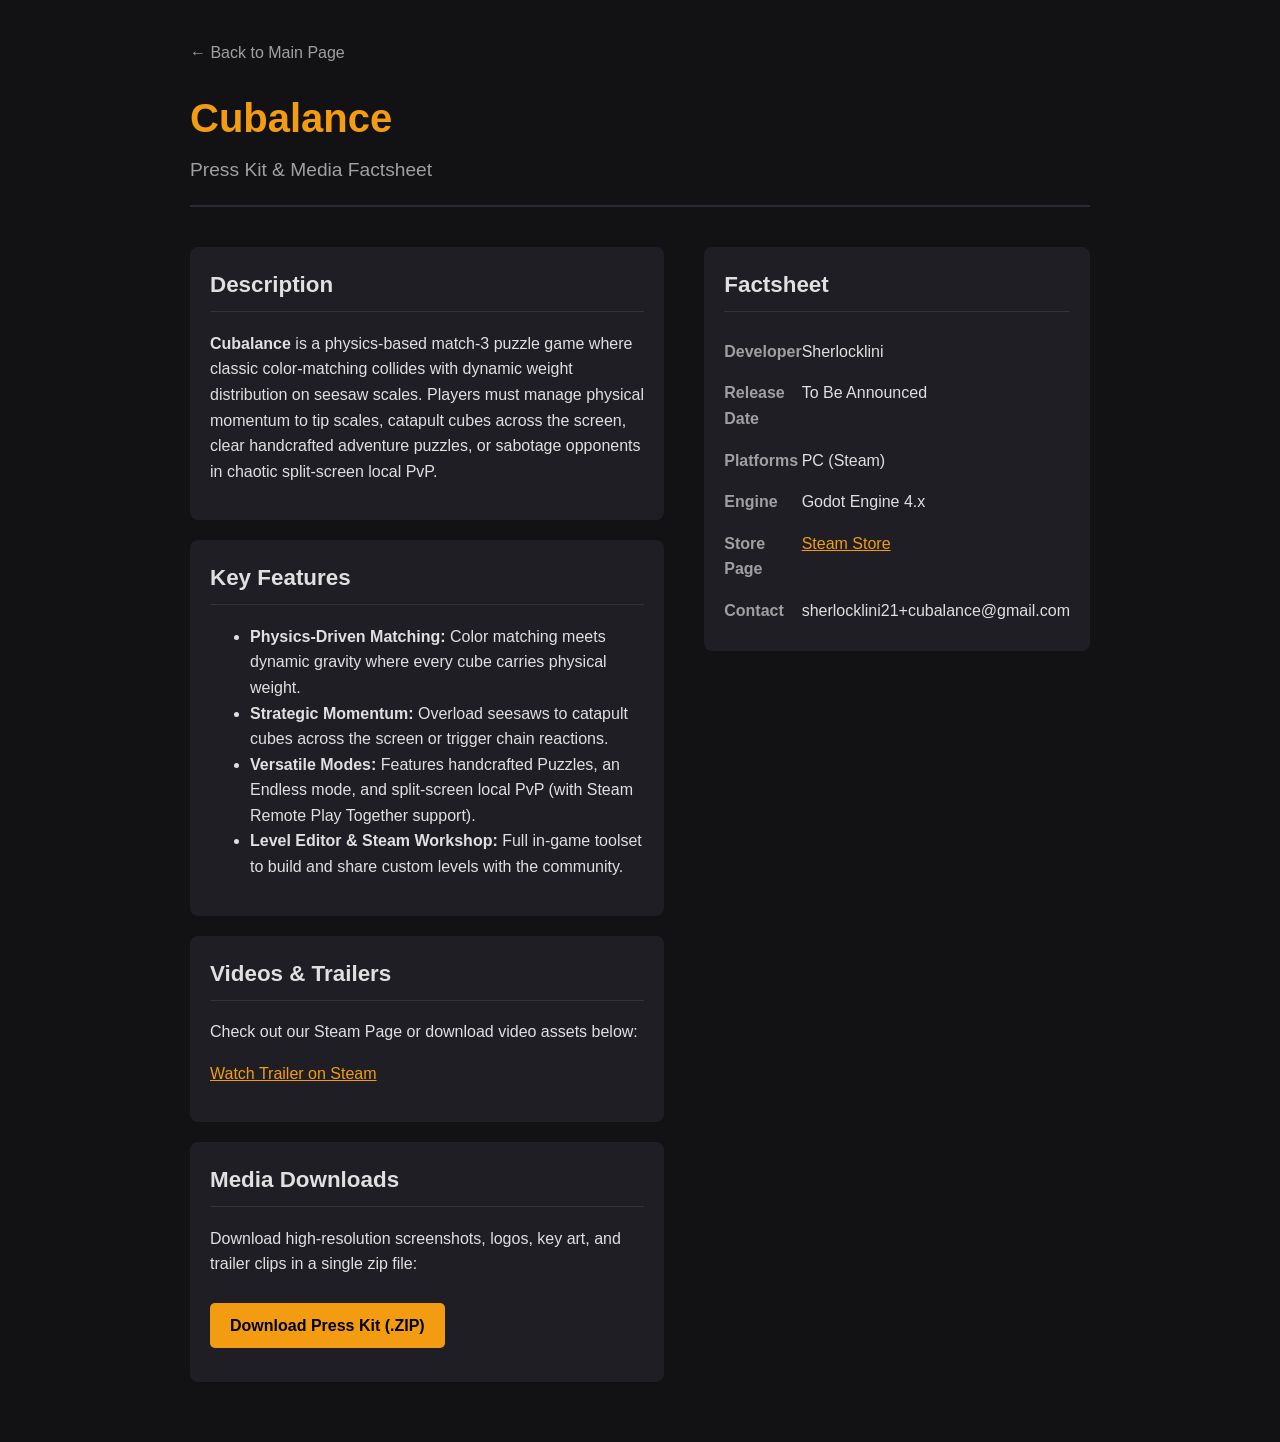
<file: press.html>
<!DOCTYPE html>
<html lang="en">
<head>
    <meta charset="UTF-8">
    <meta name="viewport" content="width=device-width, initial-scale=1.0">
    <title>Cubalance - Press Kit</title>
    <style>
        :root {
            --bg-color: #121214;
            --card-bg: #1e1e24;
            --accent-color: #f39c12;
            --text-color: #e0e0e0;
            --text-muted: #a0a0a0;
        }

        body {
            font-family: -apple-system, BlinkMacSystemFont, "Segoe UI", Roboto, Helvetica, Arial, sans-serif;
            background-color: var(--bg-color);
            color: var(--text-color);
            margin: 0;
            padding: 0;
            line-height: 1.6;
        }

        .container {
            max-width: 900px;
            margin: 0 auto;
            padding: 40px 20px;
        }

        header {
            border-bottom: 2px solid #2a2a32;
            padding-bottom: 20px;
            margin-bottom: 40px;
        }

        h1 {
            font-size: 2.5rem;
            margin: 0;
            color: var(--accent-color);
        }

        .subtitle {
            font-size: 1.2rem;
            color: var(--text-muted);
            margin-top: 5px;
        }

        .grid {
            display: grid;
            grid-template-columns: 2fr 1fr;
            gap: 40px;
        }

        @media (max-width: 768px) {
            .grid {
                grid-template-columns: 1fr;
            }
        }

        .card {
            background-color: var(--card-bg);
            padding: 20px;
            border-radius: 8px;
            margin-bottom: 20px;
        }

        h2 {
            font-size: 1.4rem;
            border-bottom: 1px solid #333;
            padding-bottom: 8px;
            margin-top: 0;
        }

        .factsheet table {
            width: 100%;
            border-collapse: collapse;
        }

        .factsheet td {
            padding: 8px 0;
            vertical-align: top;
        }

        .factsheet td:first-child {
            font-weight: bold;
            color: var(--text-muted);
            width: 40%;
        }

        .button {
            display: inline-block;
            background-color: var(--accent-color);
            color: #000;
            padding: 10px 20px;
            border-radius: 5px;
            text-decoration: none;
            font-weight: bold;
            margin-top: 10px;
        }

        .button:hover {
            opacity: 0.9;
        }

        a {
            color: var(--accent-color);
        }

        .nav-back {
            margin-bottom: 20px;
            display: inline-block;
            text-decoration: none;
            color: var(--text-muted);
        }
    </style>
</head>
<body>

<div class="container">
    <a href="index.html" class="nav-back">← Back to Main Page</a>

    <header>
        <h1>Cubalance</h1>
        <div class="subtitle">Press Kit & Media Factsheet</div>
    </header>

    <div class="grid">
        <!-- Main Content -->
        <main>
            <section class="card">
                <h2>Description</h2>
                <p>
                    <strong>Cubalance</strong> is a physics-based match-3 puzzle game where classic color-matching collides with dynamic weight distribution on seesaw scales. Players must manage physical momentum to tip scales, catapult cubes across the screen, clear handcrafted adventure puzzles, or sabotage opponents in chaotic split-screen local PvP.
                </p>
            </section>

            <section class="card">
                <h2>Key Features</h2>
                <ul>
                    <li><strong>Physics-Driven Matching:</strong> Color matching meets dynamic gravity where every cube carries physical weight.</li>
                    <li><strong>Strategic Momentum:</strong> Overload seesaws to catapult cubes across the screen or trigger chain reactions.</li>
                    <li><strong>Versatile Modes:</strong> Features handcrafted Puzzles, an Endless mode, and split-screen local PvP (with Steam Remote Play Together support).</li>
                    <li><strong>Level Editor & Steam Workshop:</strong> Full in-game toolset to build and share custom levels with the community.</li>
                </ul>
            </section>

            <section class="card">
                <h2>Videos & Trailers</h2>
                <p>Check out our Steam Page or download video assets below:</p>
                <!-- Replace with your YouTube embed code or trailer link -->
                <p><a href="https://store.steampowered.com/app/4637020/Cubalance/" target="_blank">Watch Trailer on Steam</a></p>
            </section>

            <section class="card">
                <h2>Media Downloads</h2>
                <p>Download high-resolution screenshots, logos, key art, and trailer clips in a single zip file:</p>
                <a href="https://drive.google.com/drive/folders/1h6RiJRu1Ox7Ek_W4Qe_KQ20YLtBrYkvw?usp=sharing" class="button">Download Press Kit (.ZIP)</a>
                <p style="font-size: 0.85rem; color: var(--text-muted); margin-top: 8px;">
                </p>
            </section>
        </main>

        <!-- Sidebar / Factsheet -->
        <aside>
            <section class="card factsheet">
                <h2>Factsheet</h2>
                <table>
                    <tr>
                        <td>Developer</td>
                        <td>Sherlocklini</td>
                    </tr>
                    <tr>
                        <td>Release Date</td>
                        <td>To Be Announced</td>
                    </tr>
                    <tr>
                        <td>Platforms</td>
                        <td>PC (Steam)</td>
                    </tr>
                    <tr>
                        <td>Engine</td>
                        <td>Godot Engine 4.x</td>
                    </tr>
                    <tr>
                        <td>Store Page</td>
                        <td><a href="https://store.steampowered.com/app/4637020/Cubalance/" target="_blank">Steam Store</a></td>
                    </tr>
                    <tr>
                        <td>Contact</td>
                        <td>sherlocklini21+cubalance@gmail.com</td>
                    </tr>
                </table>
            </section>
        </aside>
    </div>
</div>

</body>
</html>
</file>
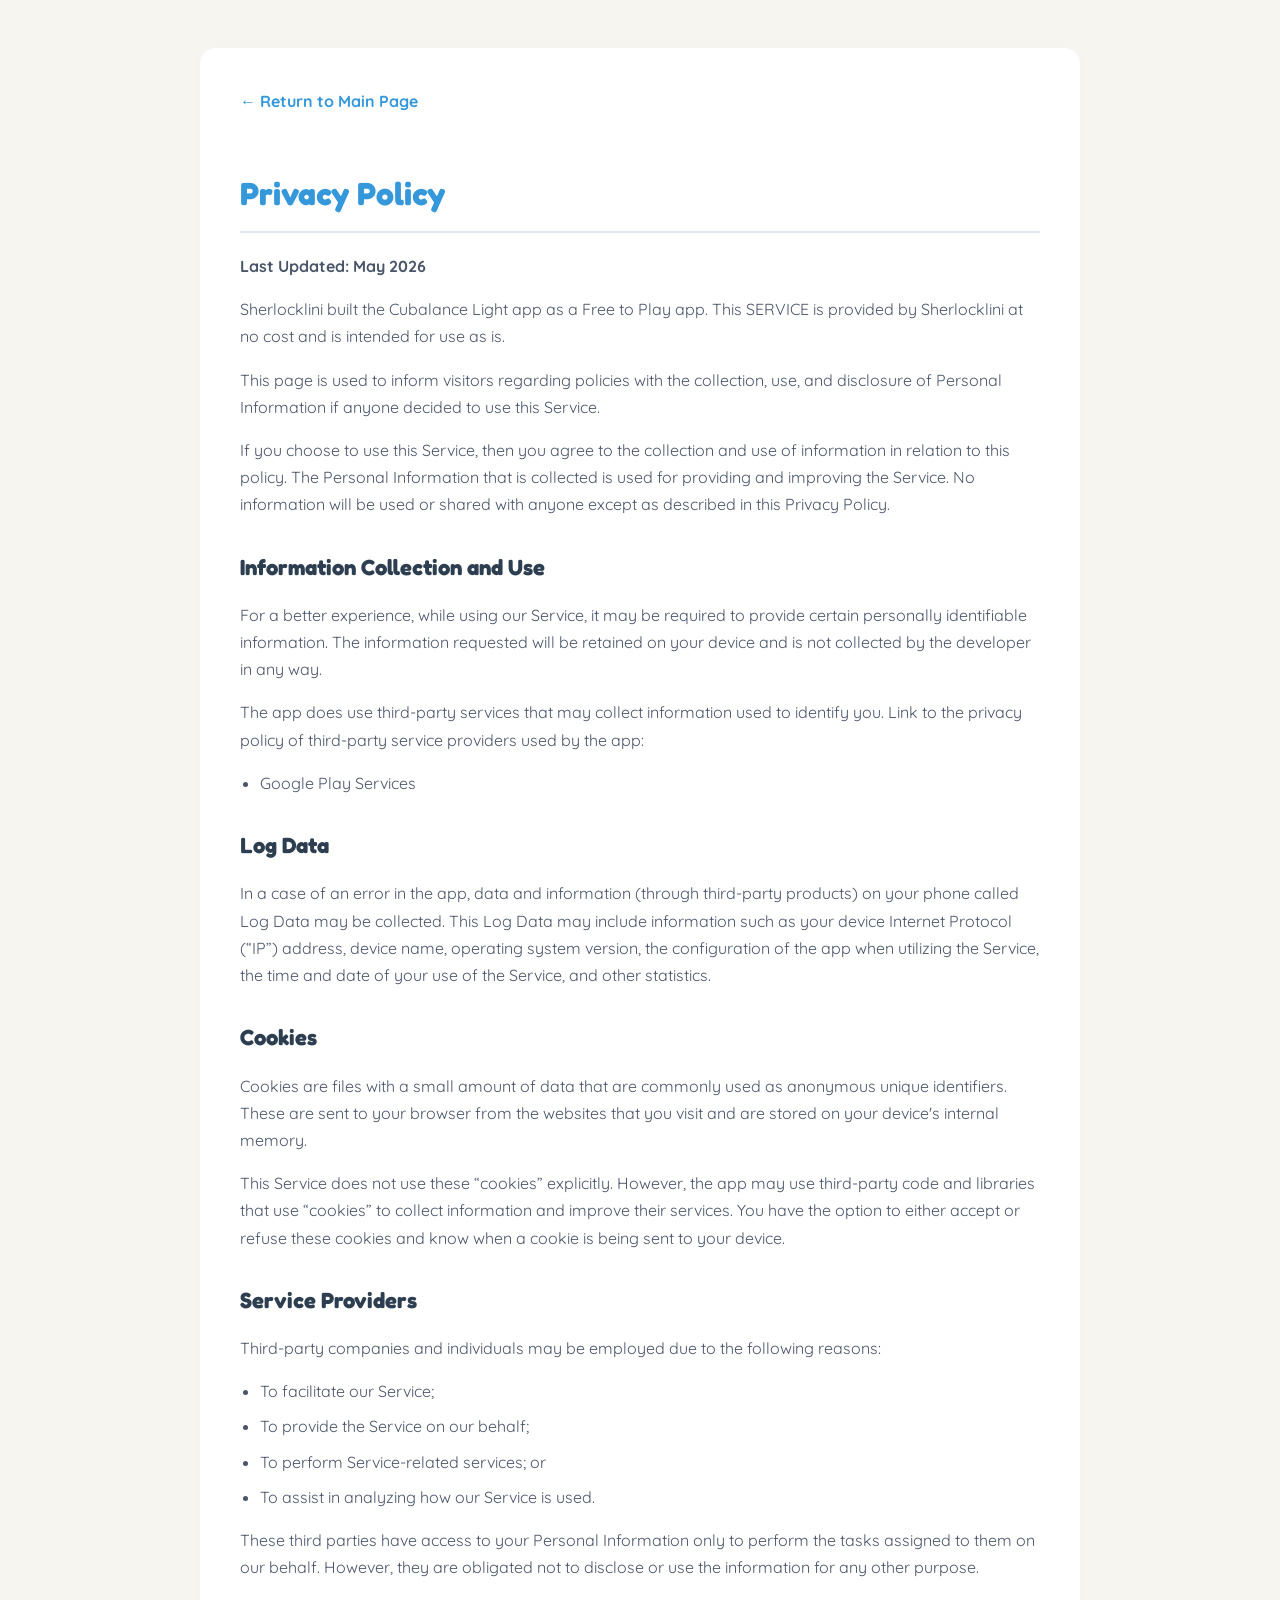
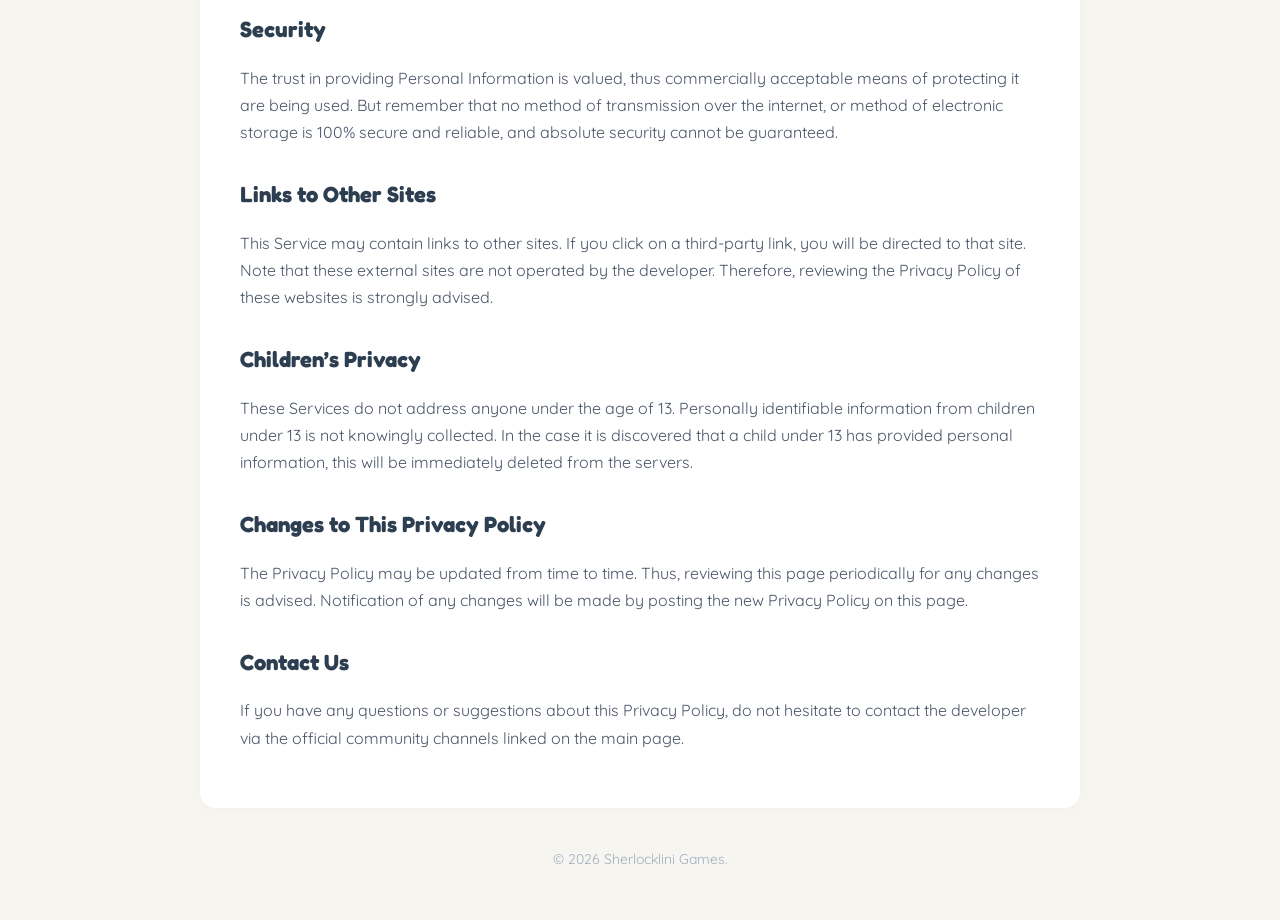
<file: privacy.html>
<!DOCTYPE html>
<html lang="en">
<head>
    <meta charset="UTF-8">
    <meta name="viewport" content="width=device-width, initial-scale=1.0">
    <title>Privacy Policy - Cubalance Light</title>
    <link rel="preconnect" href="https://fonts.googleapis.com">
    <link rel="preconnect" href="https://fonts.gstatic.com" crossorigin>
    <link href="https://fonts.googleapis.com/css2?family=Fredoka:wght@700&family=Quicksand:wght@500;700&display=swap" rel="stylesheet">
    
    <style>
        body {
            font-family: 'Quicksand', sans-serif;
            background-color: #f7f5f0;
            color: #2c3e50;
            line-height: 1.7;
            padding: 40px 20px;
        }

        .container {
            max-width: 800px;
            margin: 0 auto;
            background: #ffffff;
            padding: 40px;
            border-radius: 16px;
            box-shadow: 0 4px 15px rgba(0,0,0,0.02);
        }

        h1 {
            font-family: 'Fredoka', sans-serif;
            font-size: 32px;
            margin-bottom: 20px;
            color: #3498db;
            border-bottom: 2px solid #e2e8f0;
            padding-bottom: 10px;
        }

        h2 {
            font-family: 'Fredoka', sans-serif;
            font-size: 22px;
            margin-top: 30px;
            margin-bottom: 12px;
        }

        p, ul {
            margin-bottom: 16px;
            color: #4a5568;
        }

        ul {
            padding-left: 20px;
        }

        li {
            margin-bottom: 8px;
        }

        .back-link {
            display: inline-block;
            margin-bottom: 30px;
            color: #3498db;
            text-decoration: none;
            font-weight: 700;
        }

        .back-link:hover {
            text-decoration: underline;
        }

        footer {
            text-align: center;
            margin-top: 40px;
            font-size: 14px;
            color: #a0aec0;
        }
    </style>
</head>
<body>

    <div class="container">
        <a href="index.html" class="back-link">&larr; Return to Main Page</a>
        
        <h1>Privacy Policy</h1>
        <p><strong>Last Updated: May 2026</strong></p>
        
        <p>Sherlocklini built the Cubalance Light app as a Free to Play app. This SERVICE is provided by Sherlocklini at no cost and is intended for use as is.</p>
        
        <p>This page is used to inform visitors regarding policies with the collection, use, and disclosure of Personal Information if anyone decided to use this Service.</p>
        
        <p>If you choose to use this Service, then you agree to the collection and use of information in relation to this policy. The Personal Information that is collected is used for providing and improving the Service. No information will be used or shared with anyone except as described in this Privacy Policy.</p>

        <h2>Information Collection and Use</h2>
        <p>For a better experience, while using our Service, it may be required to provide certain personally identifiable information. The information requested will be retained on your device and is not collected by the developer in any way.</p>
        <p>The app does use third-party services that may collect information used to identify you. Link to the privacy policy of third-party service providers used by the app:</p>
        <ul>
            <li>Google Play Services</li>
        </ul>

        <h2>Log Data</h2>
        <p>In a case of an error in the app, data and information (through third-party products) on your phone called Log Data may be collected. This Log Data may include information such as your device Internet Protocol (“IP”) address, device name, operating system version, the configuration of the app when utilizing the Service, the time and date of your use of the Service, and other statistics.</p>

        <h2>Cookies</h2>
        <p>Cookies are files with a small amount of data that are commonly used as anonymous unique identifiers. These are sent to your browser from the websites that you visit and are stored on your device's internal memory.</p>
        <p>This Service does not use these “cookies” explicitly. However, the app may use third-party code and libraries that use “cookies” to collect information and improve their services. You have the option to either accept or refuse these cookies and know when a cookie is being sent to your device.</p>

        <h2>Service Providers</h2>
        <p>Third-party companies and individuals may be employed due to the following reasons:</p>
        <ul>
            <li>To facilitate our Service;</li>
            <li>To provide the Service on our behalf;</li>
            <li>To perform Service-related services; or</li>
            <li>To assist in analyzing how our Service is used.</li>
        </ul>
        <p>These third parties have access to your Personal Information only to perform the tasks assigned to them on our behalf. However, they are obligated not to disclose or use the information for any other purpose.</p>

        <h2>Security</h2>
        <p>The trust in providing Personal Information is valued, thus commercially acceptable means of protecting it are being used. But remember that no method of transmission over the internet, or method of electronic storage is 100% secure and reliable, and absolute security cannot be guaranteed.</p>

        <h2>Links to Other Sites</h2>
        <p>This Service may contain links to other sites. If you click on a third-party link, you will be directed to that site. Note that these external sites are not operated by the developer. Therefore, reviewing the Privacy Policy of these websites is strongly advised.</p>

        <h2>Children’s Privacy</h2>
        <p>These Services do not address anyone under the age of 13. Personally identifiable information from children under 13 is not knowingly collected. In the case it is discovered that a child under 13 has provided personal information, this will be immediately deleted from the servers.</p>

        <h2>Changes to This Privacy Policy</h2>
        <p>The Privacy Policy may be updated from time to time. Thus, reviewing this page periodically for any changes is advised. Notification of any changes will be made by posting the new Privacy Policy on this page.</p>

        <h2>Contact Us</h2>
        <p>If you have any questions or suggestions about this Privacy Policy, do not hesitate to contact the developer via the official community channels linked on the main page.</p>
    </div>

    <footer>
        &copy; 2026 Sherlocklini Games.
    </footer>

</body>
</html>
</file>
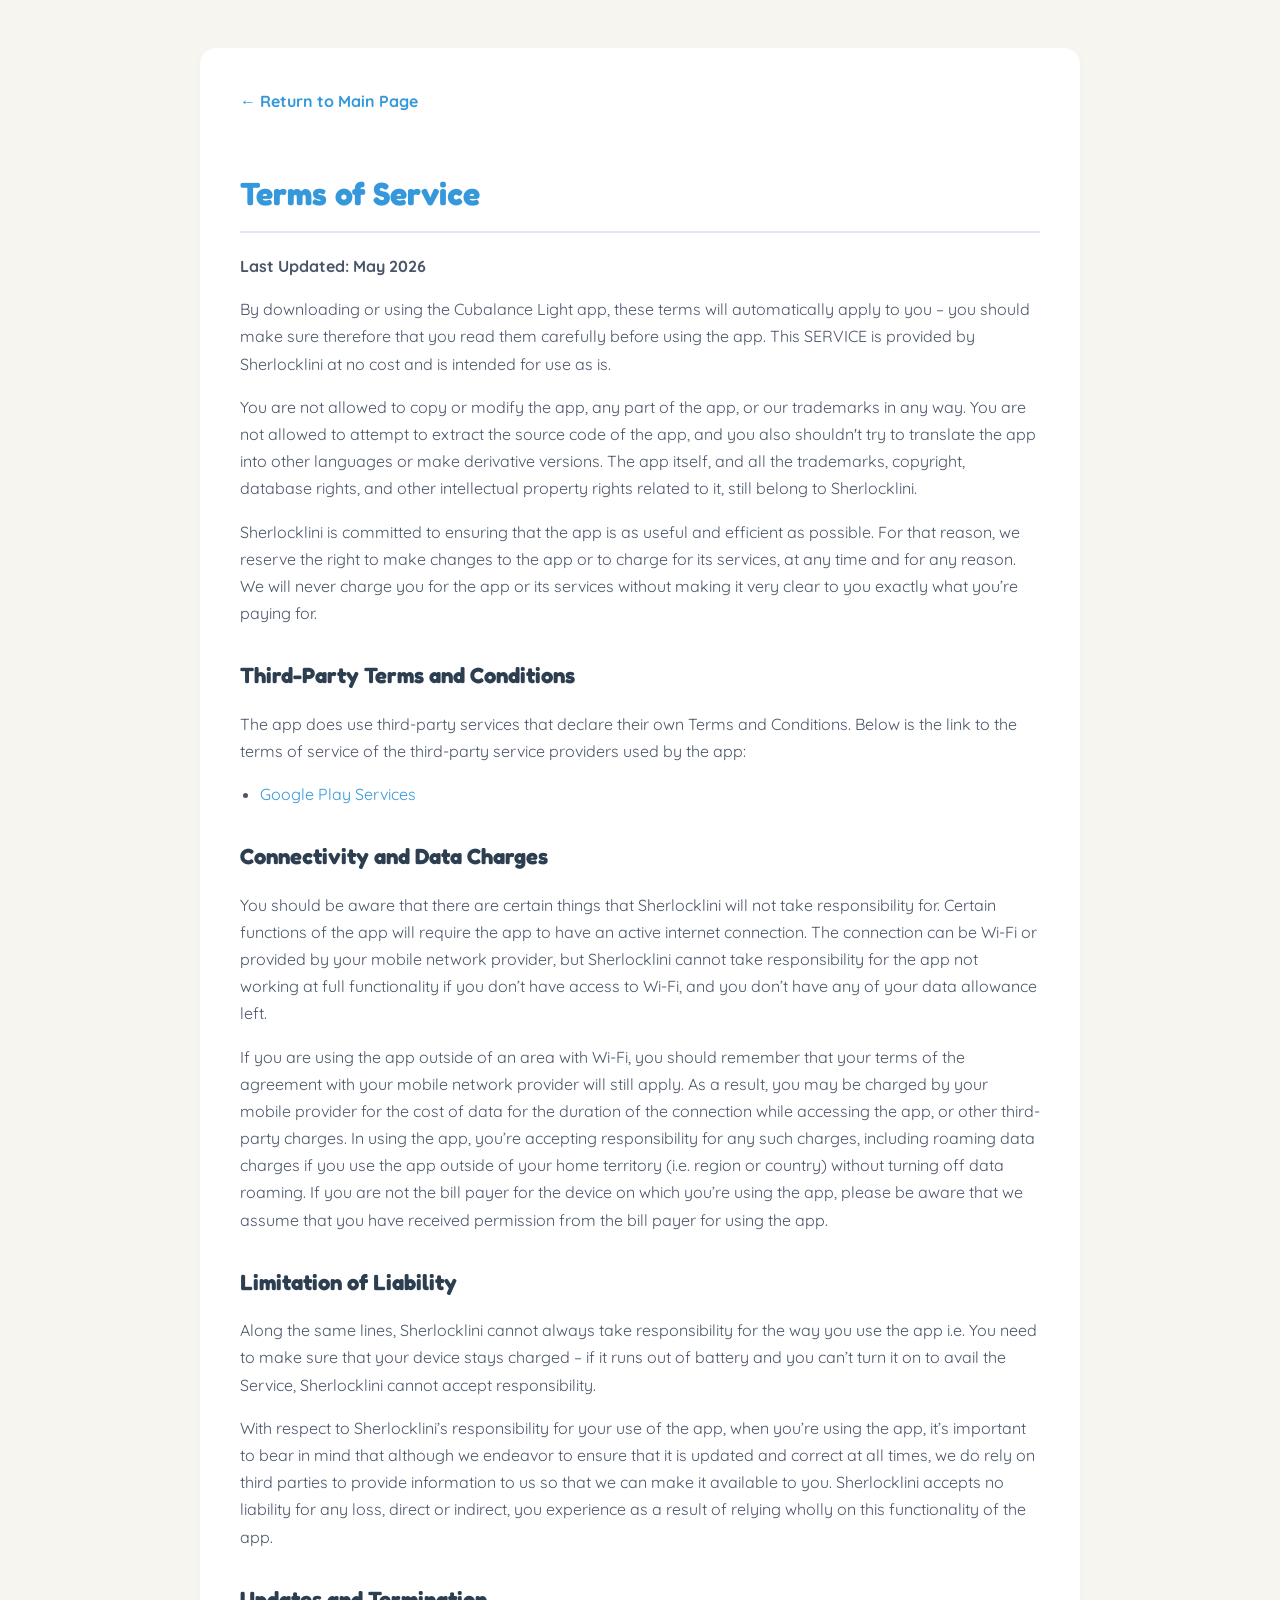
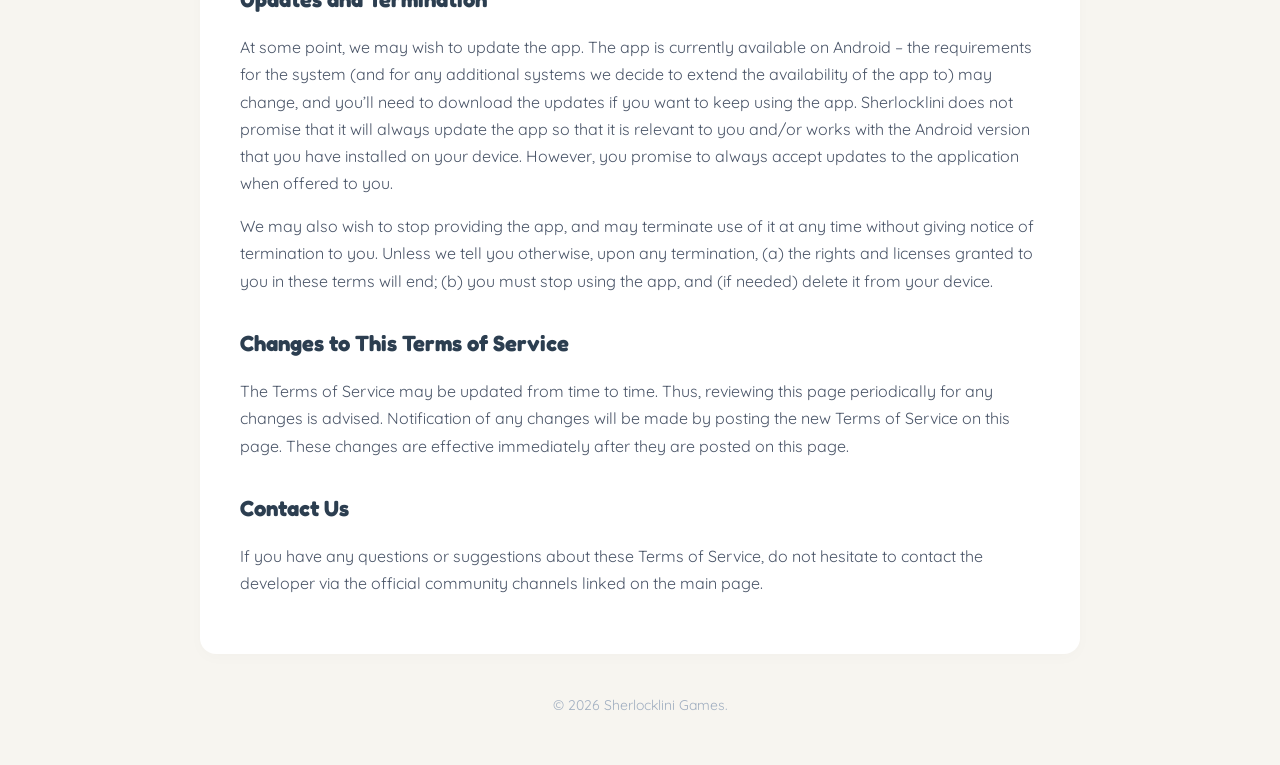
<file: terms.html>
<!DOCTYPE html>
<html lang="en">
<head>
    <meta charset="UTF-8">
    <meta name="viewport" content="width=device-width, initial-scale=1.0">
    <title>Terms of Service - Cubalance Light</title>
    <link rel="preconnect" href="https://fonts.googleapis.com">
    <link rel="preconnect" href="https://fonts.gstatic.com" crossorigin>
    <link href="https://fonts.googleapis.com/css2?family=Fredoka:wght@700&family=Quicksand:wght@500;700&display=swap" rel="stylesheet">
    
    <style>
        body {
            font-family: 'Quicksand', sans-serif;
            background-color: #f7f5f0;
            color: #2c3e50;
            line-height: 1.7;
            padding: 40px 20px;
        }

        .container {
            max-width: 800px;
            margin: 0 auto;
            background: #ffffff;
            padding: 40px;
            border-radius: 16px;
            box-shadow: 0 4px 15px rgba(0,0,0,0.02);
        }

        h1 {
            font-family: 'Fredoka', sans-serif;
            font-size: 32px;
            margin-bottom: 20px;
            color: #3498db;
            border-bottom: 2px solid #e2e8f0;
            padding-bottom: 10px;
        }

        h2 {
            font-family: 'Fredoka', sans-serif;
            font-size: 22px;
            margin-top: 30px;
            margin-bottom: 12px;
        }

        p, ul {
            margin-bottom: 16px;
            color: #4a5568;
        }

        ul {
            padding-left: 20px;
        }

        li {
            margin-bottom: 8px;
        }

        .back-link {
            display: inline-block;
            margin-bottom: 30px;
            color: #3498db;
            text-decoration: none;
            font-weight: 700;
        }

        .back-link:hover {
            text-decoration: underline;
        }

        footer {
            text-align: center;
            margin-top: 40px;
            font-size: 14px;
            color: #a0aec0;
        }
    </style>
</head>
<body>

    <div class="container">
        <a href="index.html" class="back-link">&larr; Return to Main Page</a>
        
        <h1>Terms of Service</h1>
        <p><strong>Last Updated: May 2026</strong></p>
        
        <p>By downloading or using the Cubalance Light app, these terms will automatically apply to you – you should make sure therefore that you read them carefully before using the app. This SERVICE is provided by Sherlocklini at no cost and is intended for use as is.</p>
        
        <p>You are not allowed to copy or modify the app, any part of the app, or our trademarks in any way. You are not allowed to attempt to extract the source code of the app, and you also shouldn't try to translate the app into other languages or make derivative versions. The app itself, and all the trademarks, copyright, database rights, and other intellectual property rights related to it, still belong to Sherlocklini.</p>

        <p>Sherlocklini is committed to ensuring that the app is as useful and efficient as possible. For that reason, we reserve the right to make changes to the app or to charge for its services, at any time and for any reason. We will never charge you for the app or its services without making it very clear to you exactly what you’re paying for.</p>

        <h2>Third-Party Terms and Conditions</h2>
        <p>The app does use third-party services that declare their own Terms and Conditions. Below is the link to the terms of service of the third-party service providers used by the app:</p>
        <ul>
            <li><a href="https://policies.google.com/terms" target="_blank" rel="noopener noreferrer" style="color: #3498db; text-decoration: none;">Google Play Services</a></li>
        </ul>

        <h2>Connectivity and Data Charges</h2>
        <p>You should be aware that there are certain things that Sherlocklini will not take responsibility for. Certain functions of the app will require the app to have an active internet connection. The connection can be Wi-Fi or provided by your mobile network provider, but Sherlocklini cannot take responsibility for the app not working at full functionality if you don’t have access to Wi-Fi, and you don’t have any of your data allowance left.</p>
        
        <p>If you are using the app outside of an area with Wi-Fi, you should remember that your terms of the agreement with your mobile network provider will still apply. As a result, you may be charged by your mobile provider for the cost of data for the duration of the connection while accessing the app, or other third-party charges. In using the app, you’re accepting responsibility for any such charges, including roaming data charges if you use the app outside of your home territory (i.e. region or country) without turning off data roaming. If you are not the bill payer for the device on which you’re using the app, please be aware that we assume that you have received permission from the bill payer for using the app.</p>

        <h2>Limitation of Liability</h2>
        <p>Along the same lines, Sherlocklini cannot always take responsibility for the way you use the app i.e. You need to make sure that your device stays charged – if it runs out of battery and you can’t turn it on to avail the Service, Sherlocklini cannot accept responsibility.</p>
        
        <p>With respect to Sherlocklini’s responsibility for your use of the app, when you’re using the app, it’s important to bear in mind that although we endeavor to ensure that it is updated and correct at all times, we do rely on third parties to provide information to us so that we can make it available to you. Sherlocklini accepts no liability for any loss, direct or indirect, you experience as a result of relying wholly on this functionality of the app.</p>

        <h2>Updates and Termination</h2>
        <p>At some point, we may wish to update the app. The app is currently available on Android – the requirements for the system (and for any additional systems we decide to extend the availability of the app to) may change, and you’ll need to download the updates if you want to keep using the app. Sherlocklini does not promise that it will always update the app so that it is relevant to you and/or works with the Android version that you have installed on your device. However, you promise to always accept updates to the application when offered to you.</p>
        
        <p>We may also wish to stop providing the app, and may terminate use of it at any time without giving notice of termination to you. Unless we tell you otherwise, upon any termination, (a) the rights and licenses granted to you in these terms will end; (b) you must stop using the app, and (if needed) delete it from your device.</p>

        <h2>Changes to This Terms of Service</h2>
        <p>The Terms of Service may be updated from time to time. Thus, reviewing this page periodically for any changes is advised. Notification of any changes will be made by posting the new Terms of Service on this page. These changes are effective immediately after they are posted on this page.</p>

        <h2>Contact Us</h2>
        <p>If you have any questions or suggestions about these Terms of Service, do not hesitate to contact the developer via the official community channels linked on the main page.</p>
    </div>

    <footer>
        &copy; 2026 Sherlocklini Games.
    </footer>

</body>
</html>
</file>
